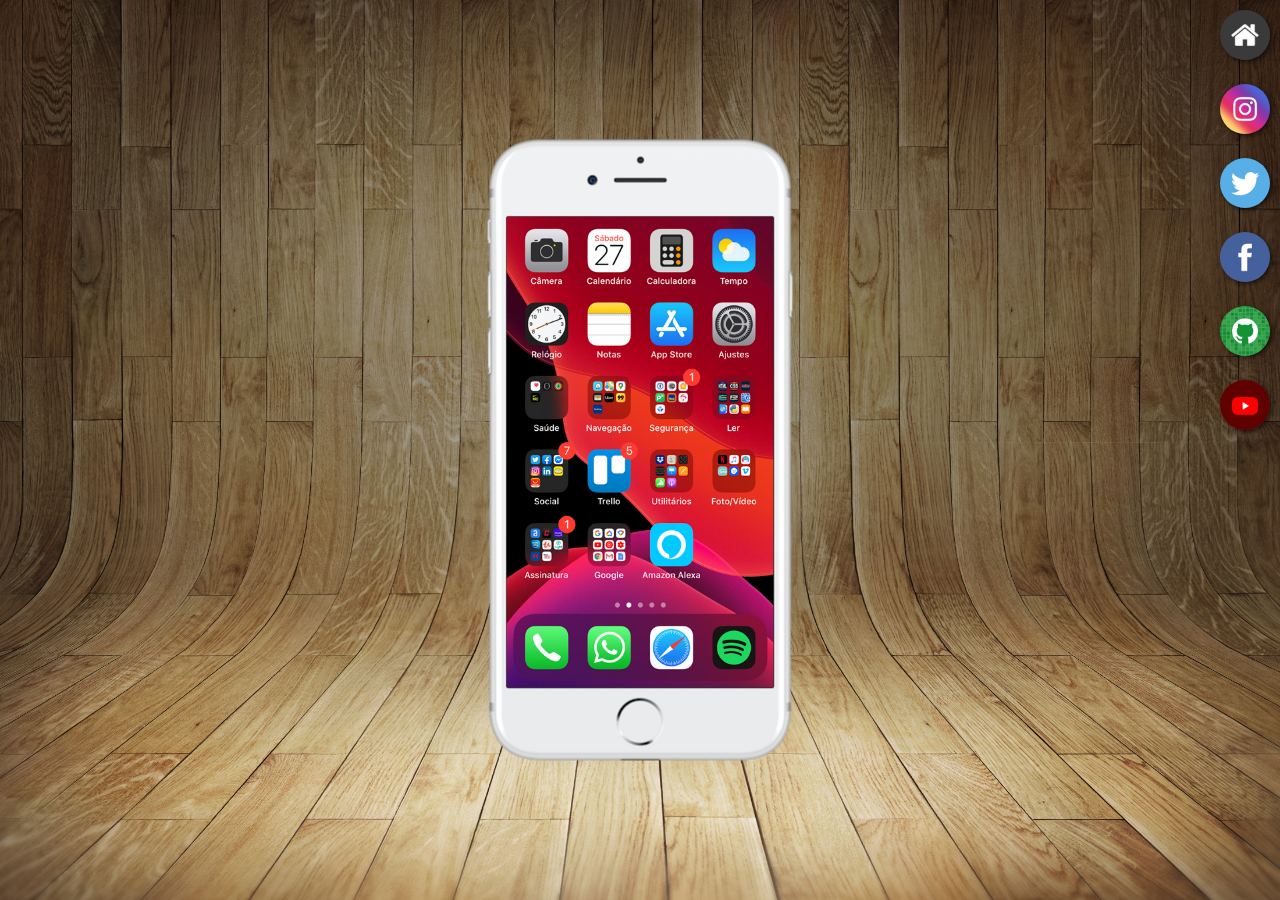
<file: index.html>
<!DOCTYPE html>
<html lang="pt-br">
<head>
    <meta charset="UTF-8">
    <meta name="viewport" content="width=device-width, initial-scale=1.0">
    <title>Projeto Redes Sociais</title>
    <link rel="shortcut icon" href="Aha-Soft-3d-Social-Social-network.32.png" type="image/png">
    <link rel="stylesheet" href="estilo/style.css">
</head>
<body>
    <main>
        <section id="telefone">
            <iframe src="home.html" name="tela" id="tela" frameborder="0">
                Seu navegador não é compatível com isto.
            </iframe>
        </section>

        <section id="redes-sociais">
            <a href="home.html" target="tela"><img src="imagens/logo-home.jpg" alt="Home"></a> <br>
            <a href="instagram.html" target="tela"><img src="imagens/logo-instagram.jpg" alt="Instagram"></a> <br>
            <a href="twitter.html" target="tela"><img src="imagens/logo-twitter.jpg" alt="Twitter"></a> <br>
            <a href="facebook.html" target="tela"><img src="imagens/logo-facebook.jpg" alt=""></a> <br>
            <a href="github.html" target="tela"><img src="imagens/logo-github.jpg" alt=""></a> <br>
            <a href="youtube.html" target="tela"><img src="imagens/logo-youtube.jpg" alt=""></a>
        </section>
    </main>
</body>
</html>
</file>
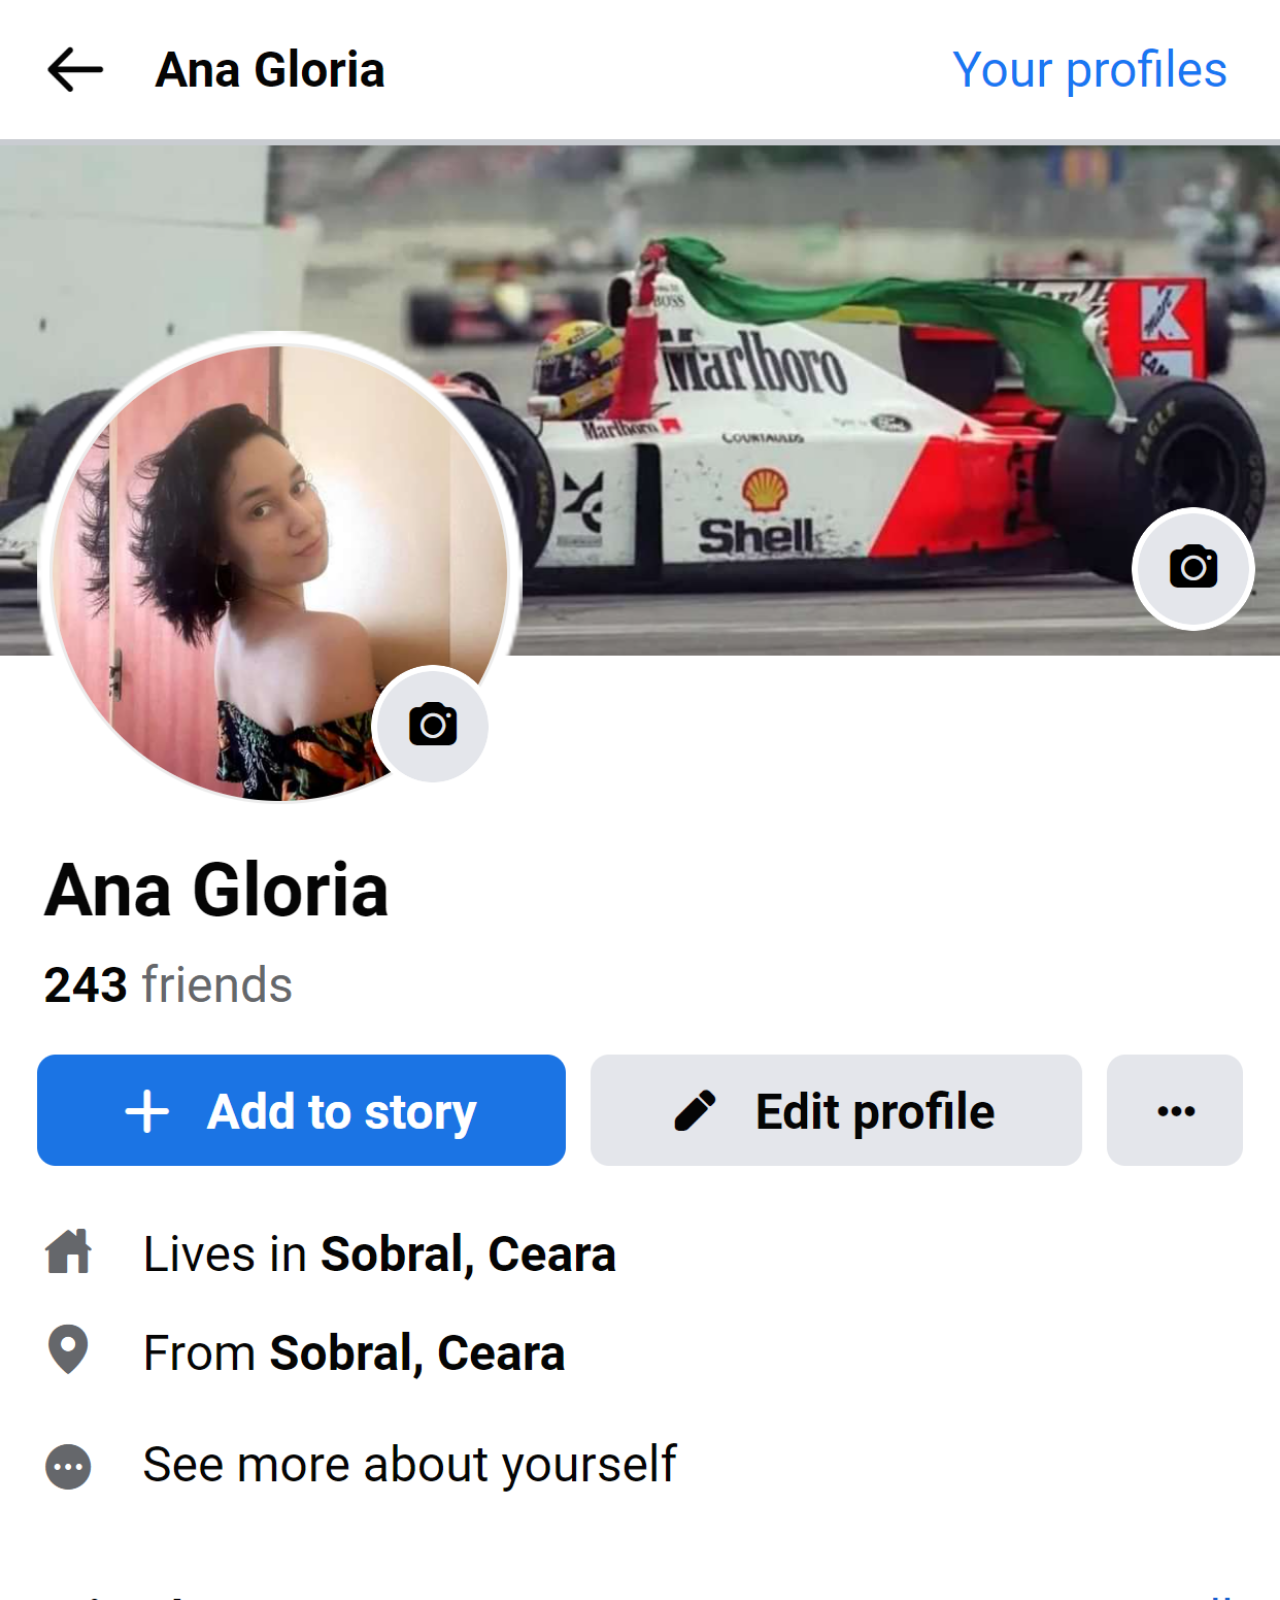
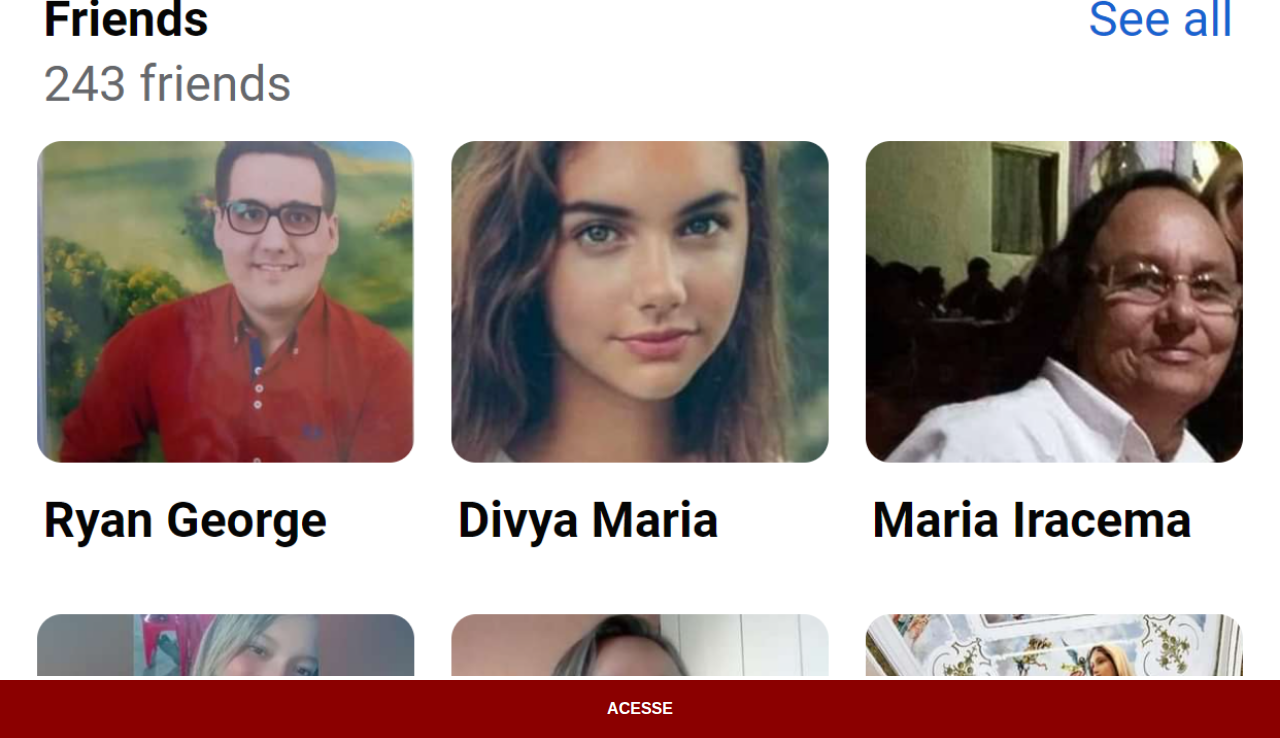
<file: facebook.html>
<!DOCTYPE html>
<html lang="pt-br">
<head>
    <meta charset="UTF-8">
    <meta name="viewport" content="width=device-width, initial-scale=1.0">
    <title>Facebook</title>
    <link rel="stylesheet" href="estilo/social.css">
</head>
<body>
    <img src="imagens/tela-facebook.png" alt="Facebook">
    <a href="https://www.facebook.com/ana.gloria22/" target="_blank">ACESSE</a>
</body>
</html>
</file>
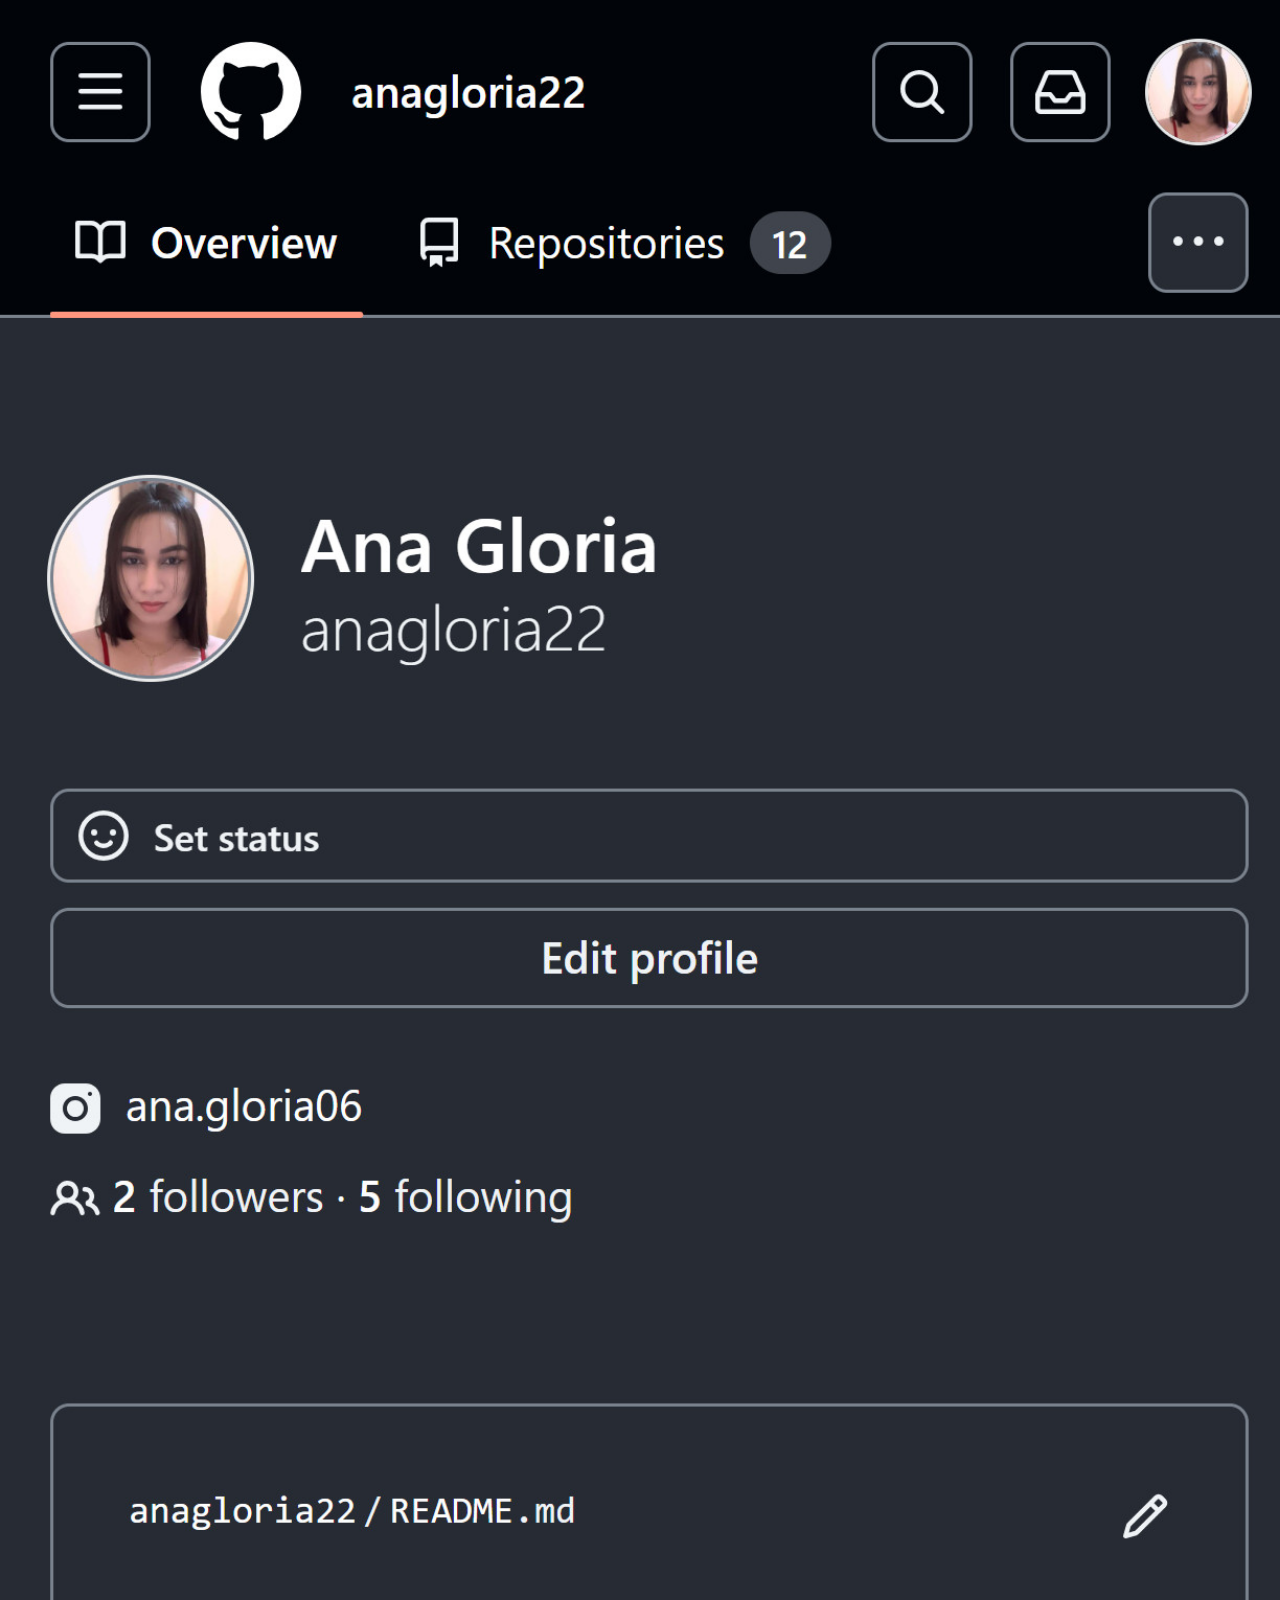
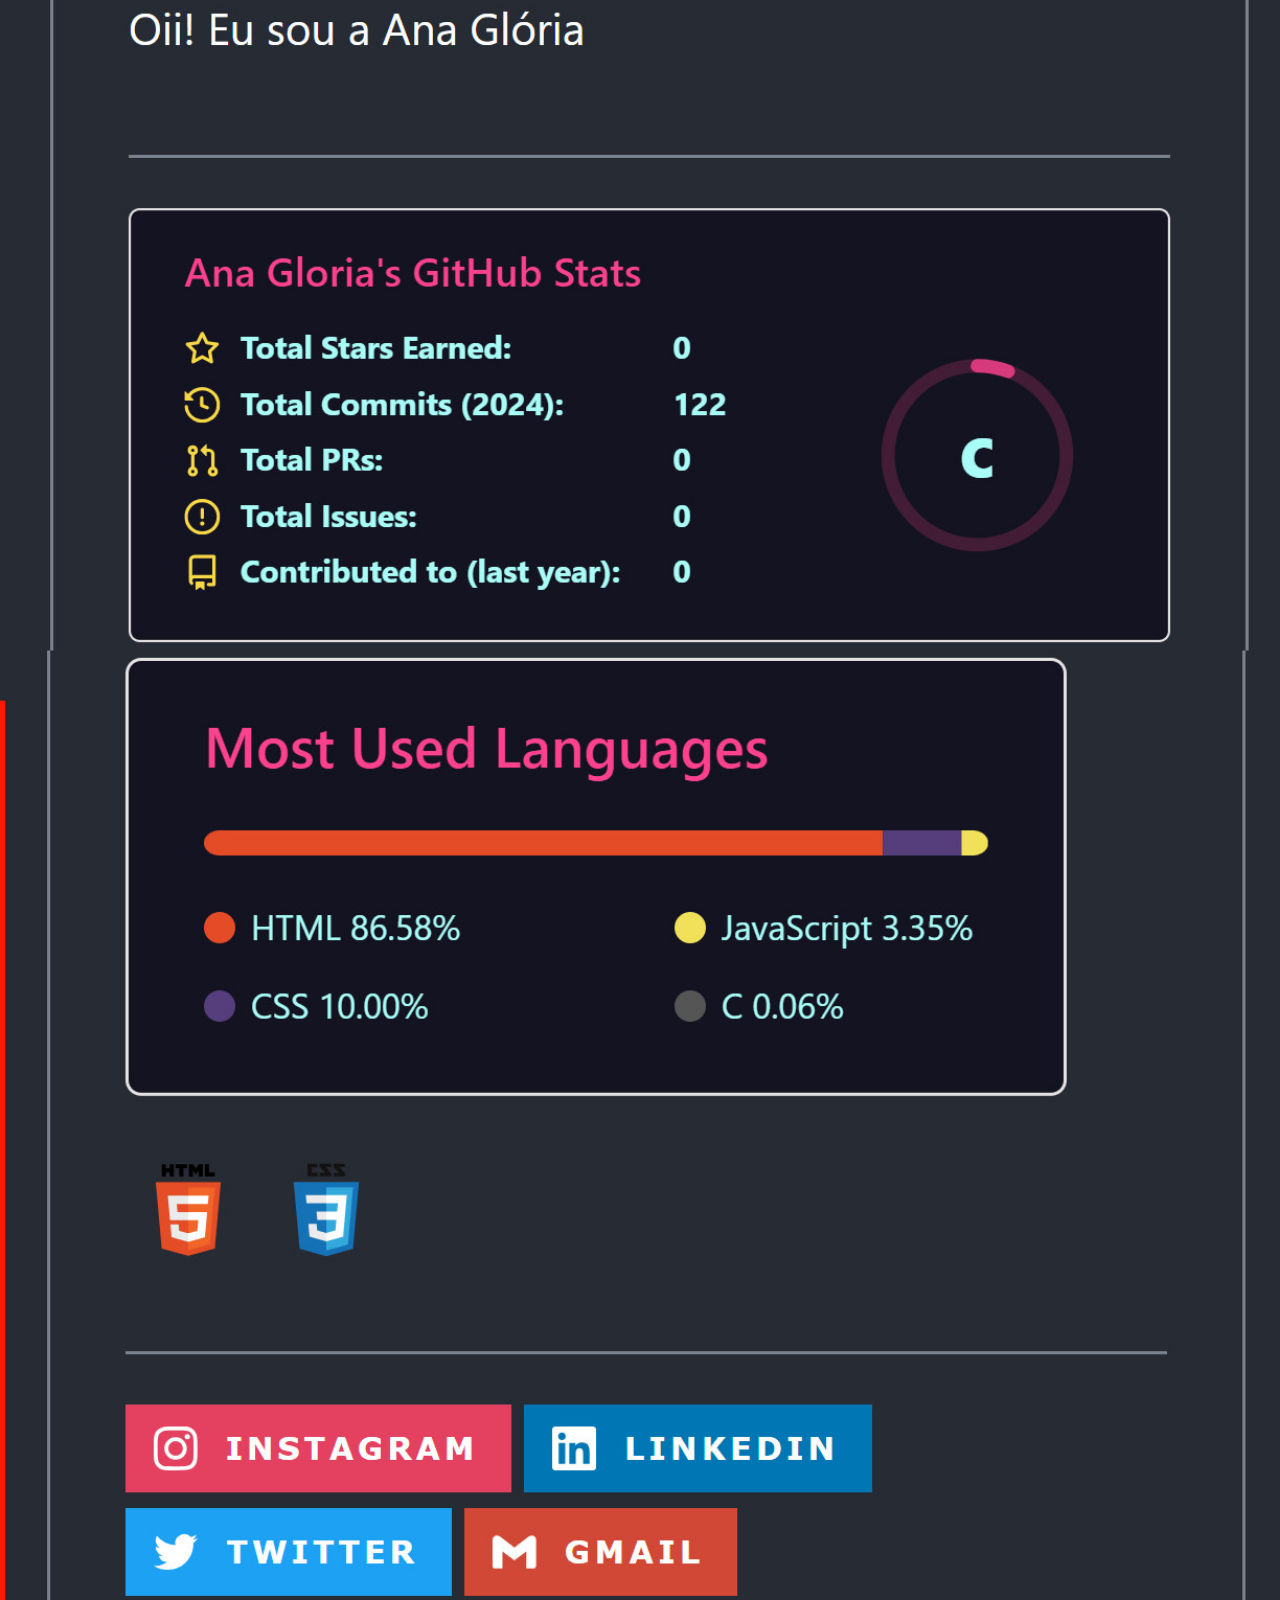
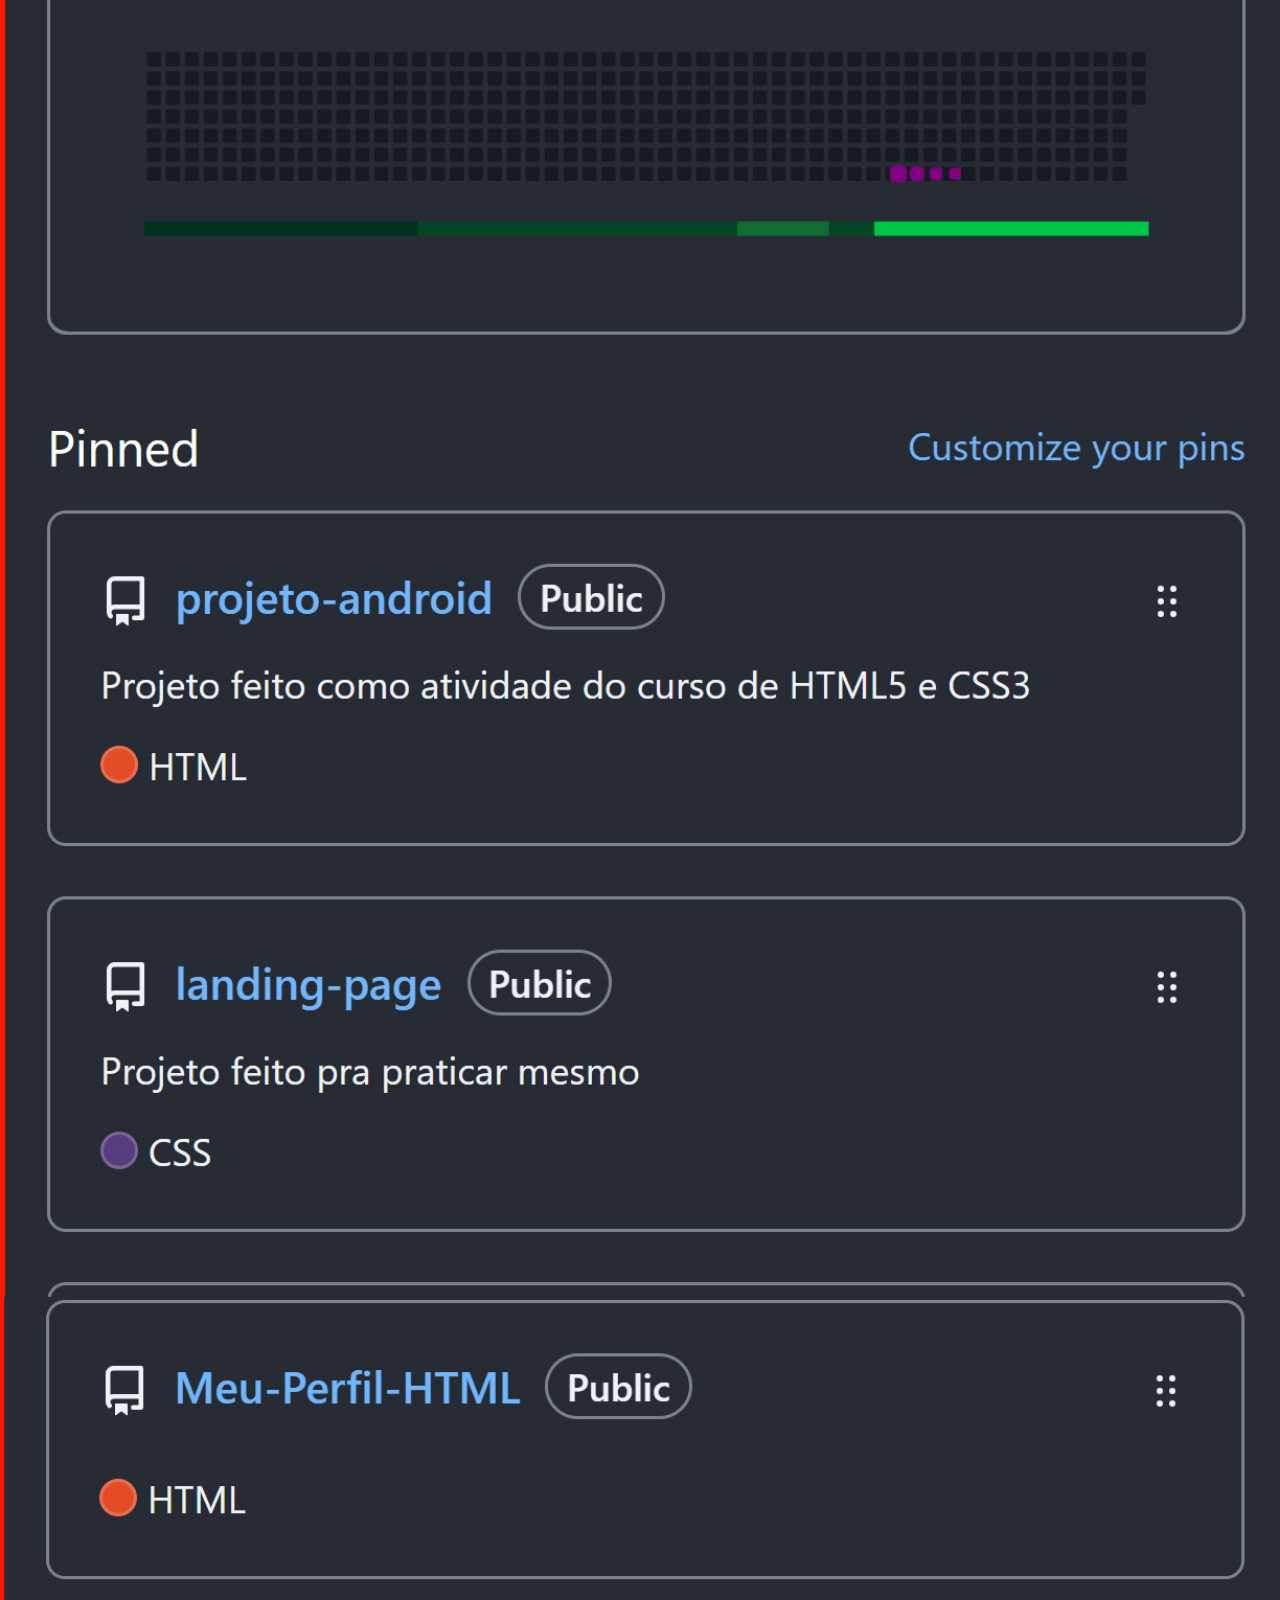
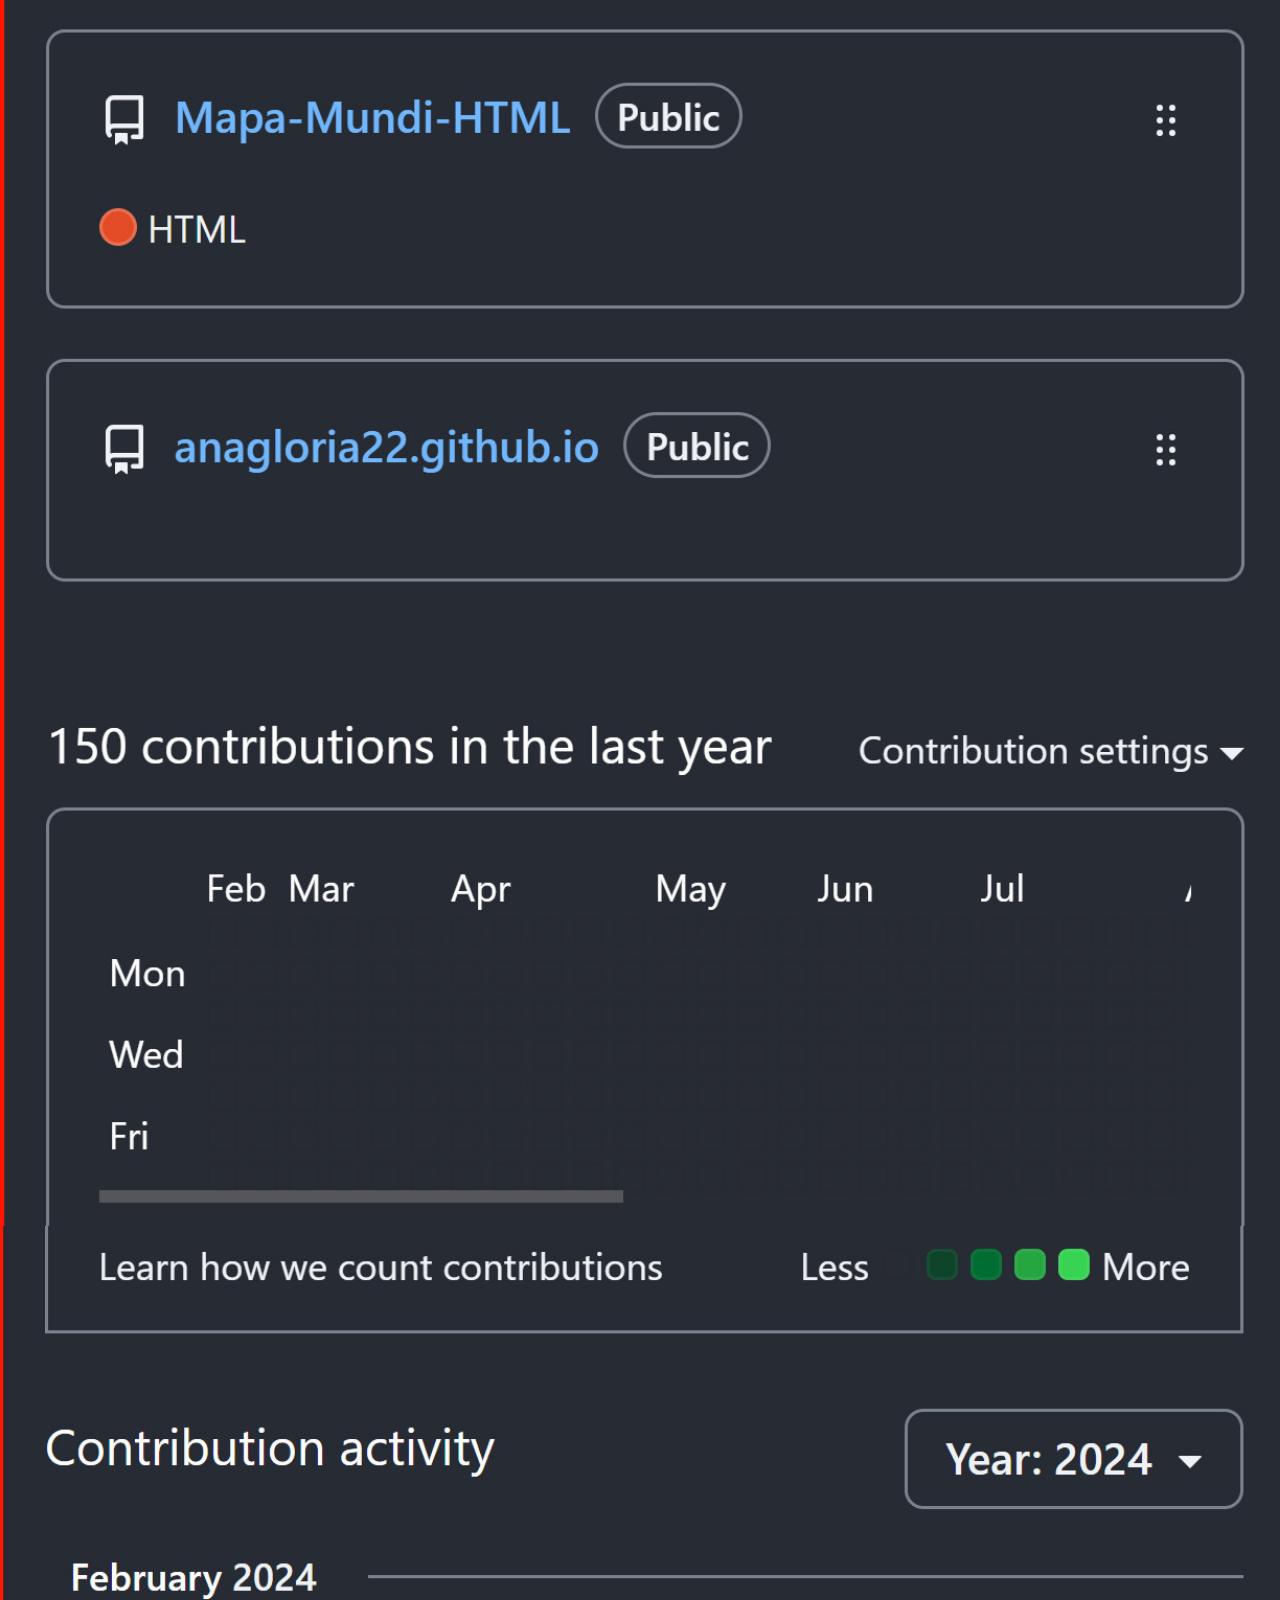
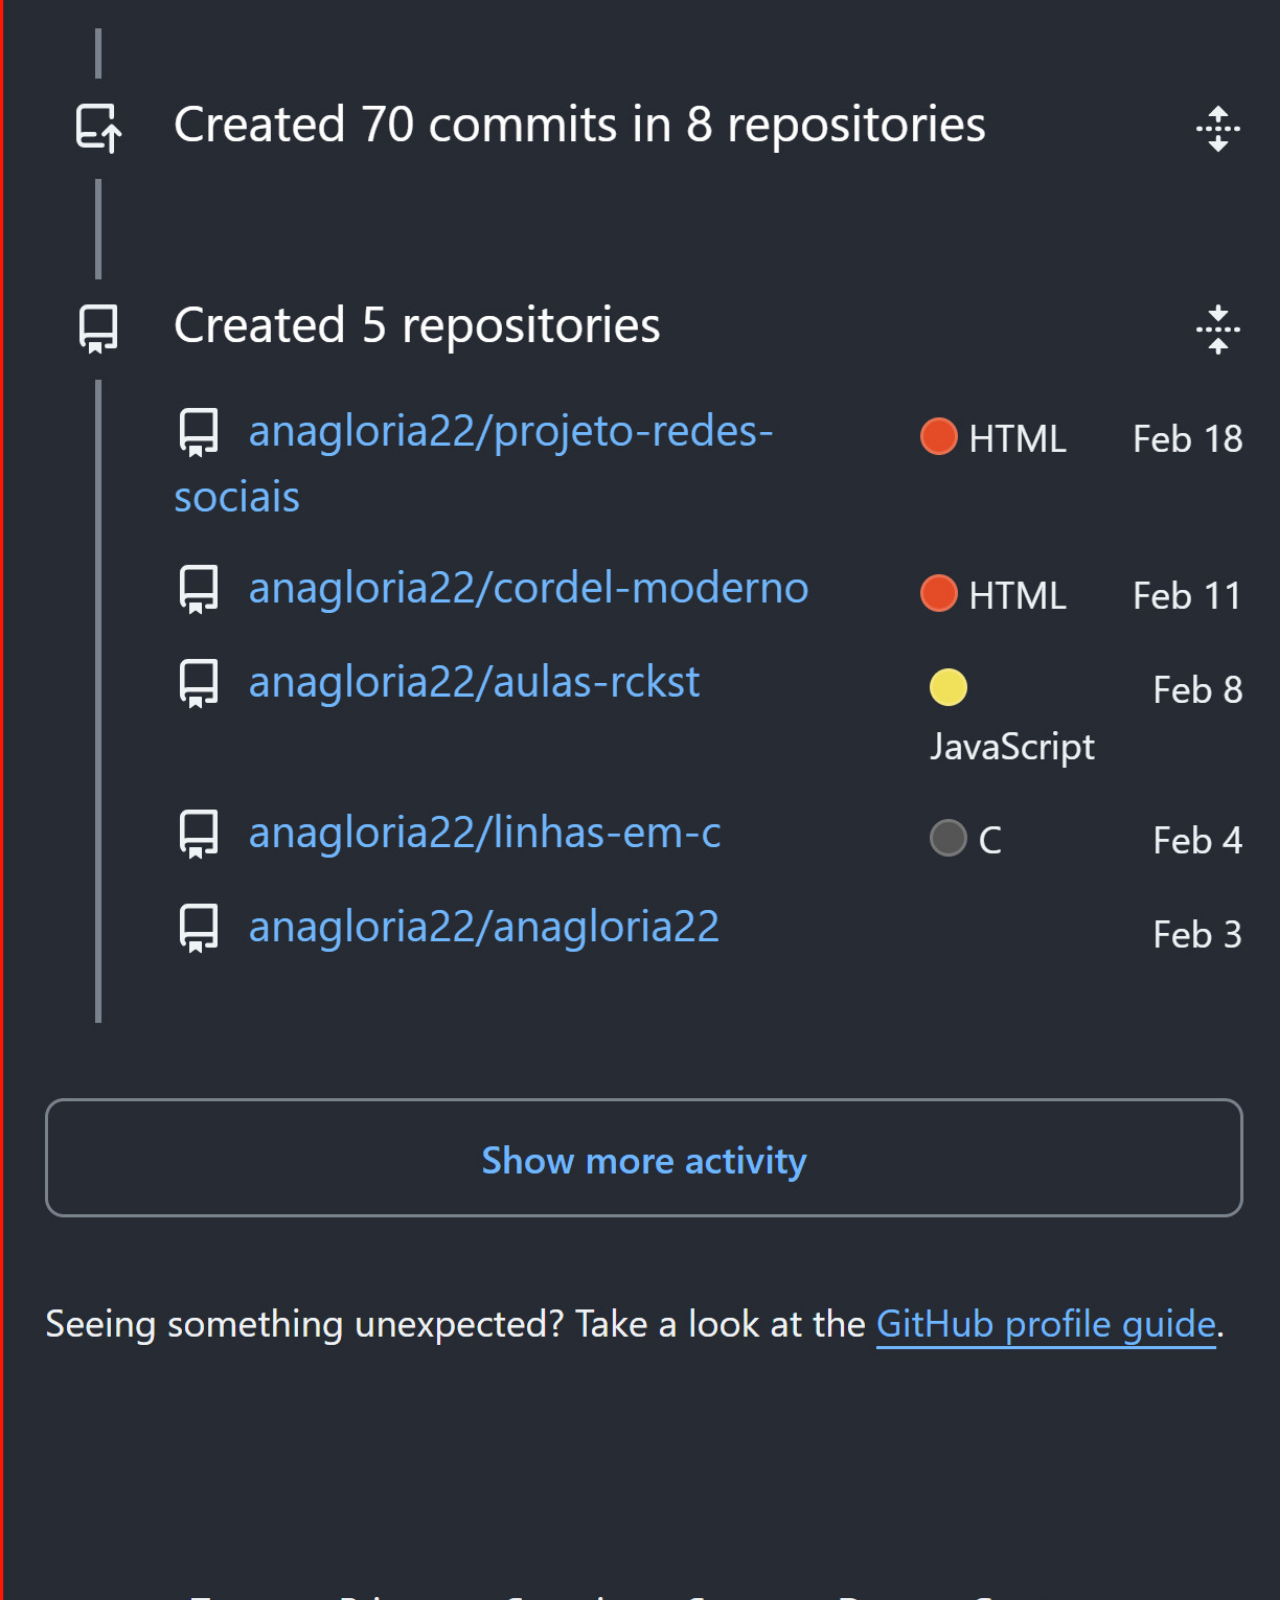
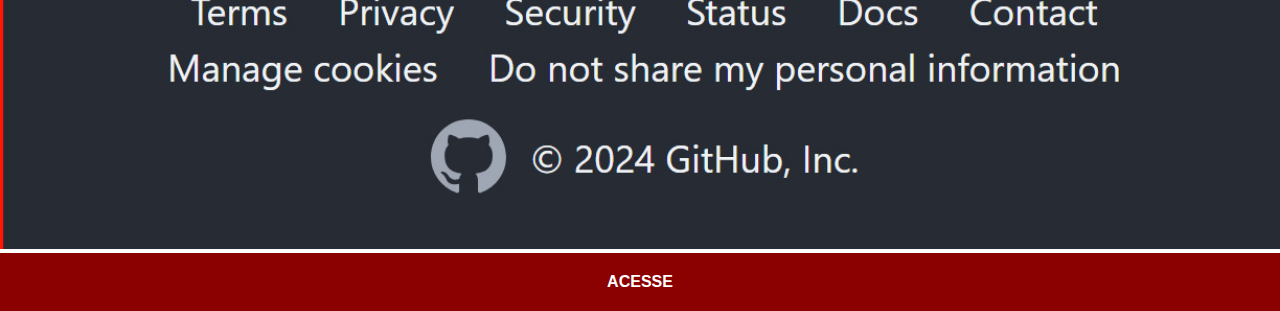
<file: github.html>
<!DOCTYPE html>
<html lang="pt-br">
<head>
    <meta charset="UTF-8">
    <meta name="viewport" content="width=device-width, initial-scale=1.0">
    <title>GitHub</title>
    <link rel="stylesheet" href="estilo/social.css">
</head>
<body>
    <img src="imagens/tela-github.jpg" alt="GitHub">
    <a href="https://github.com/anagloria22" target="_blank">ACESSE</a>
</body>
</html>
</file>
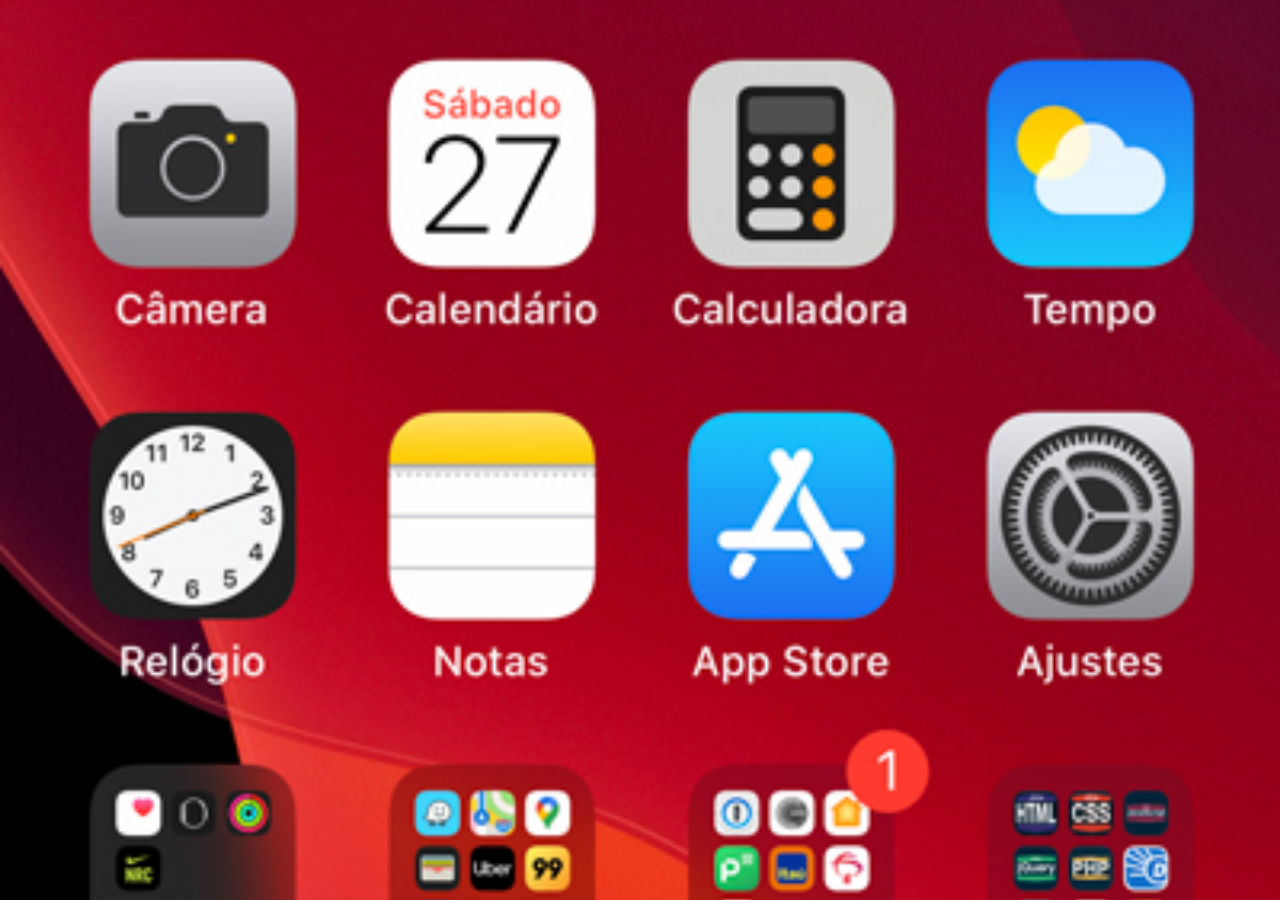
<file: home.html>
<!DOCTYPE html>
<html lang="pt-br">
<head>
    <meta charset="UTF-8">
    <meta name="viewport" content="width=device-width, initial-scale=1.0">
    <title>Home</title>
</head>
<style>
    * {
        margin: 0px;
        padding: 0px;
    }

    body {
        width: 100vw;
        height: 100vh;
        background: black url('imagens/tela-home.jpg') no-repeat top center;
        background-size: cover;
    }
</style>
<body>
    
</body>
</html>
</file>
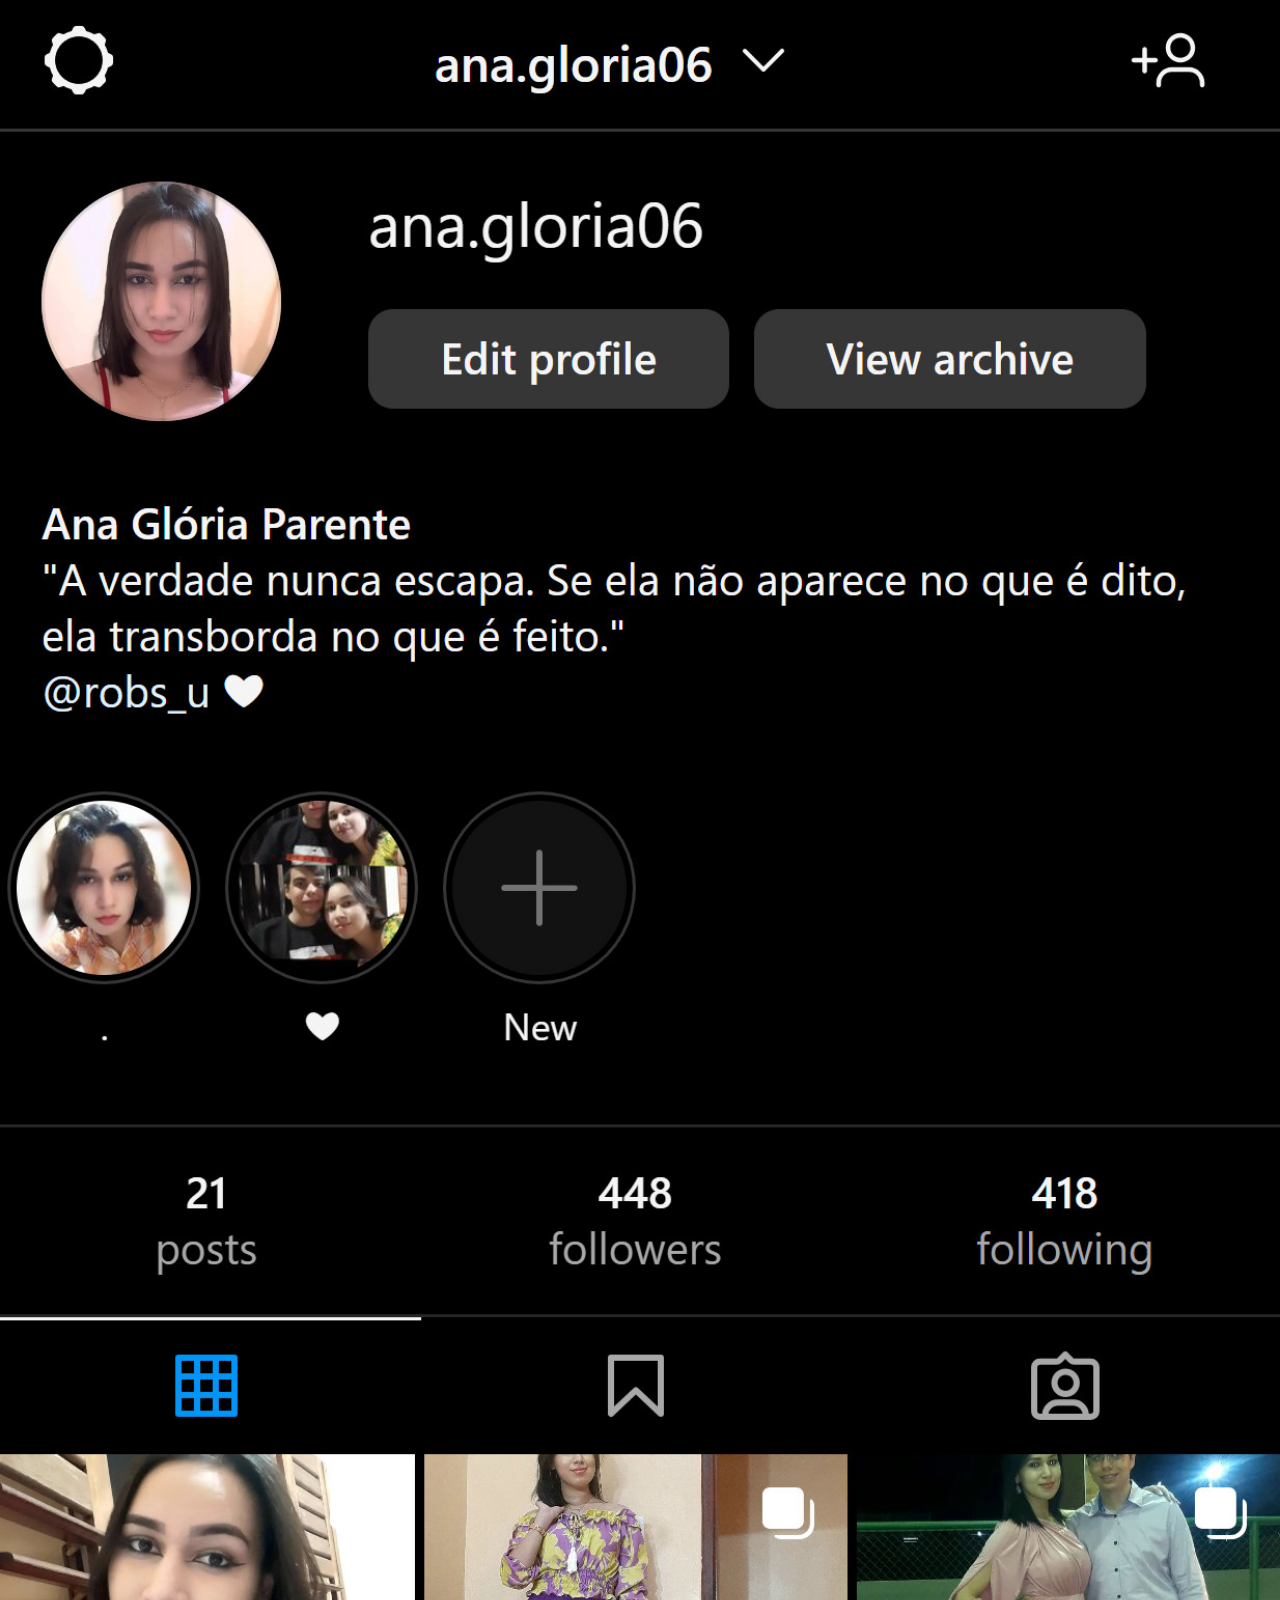
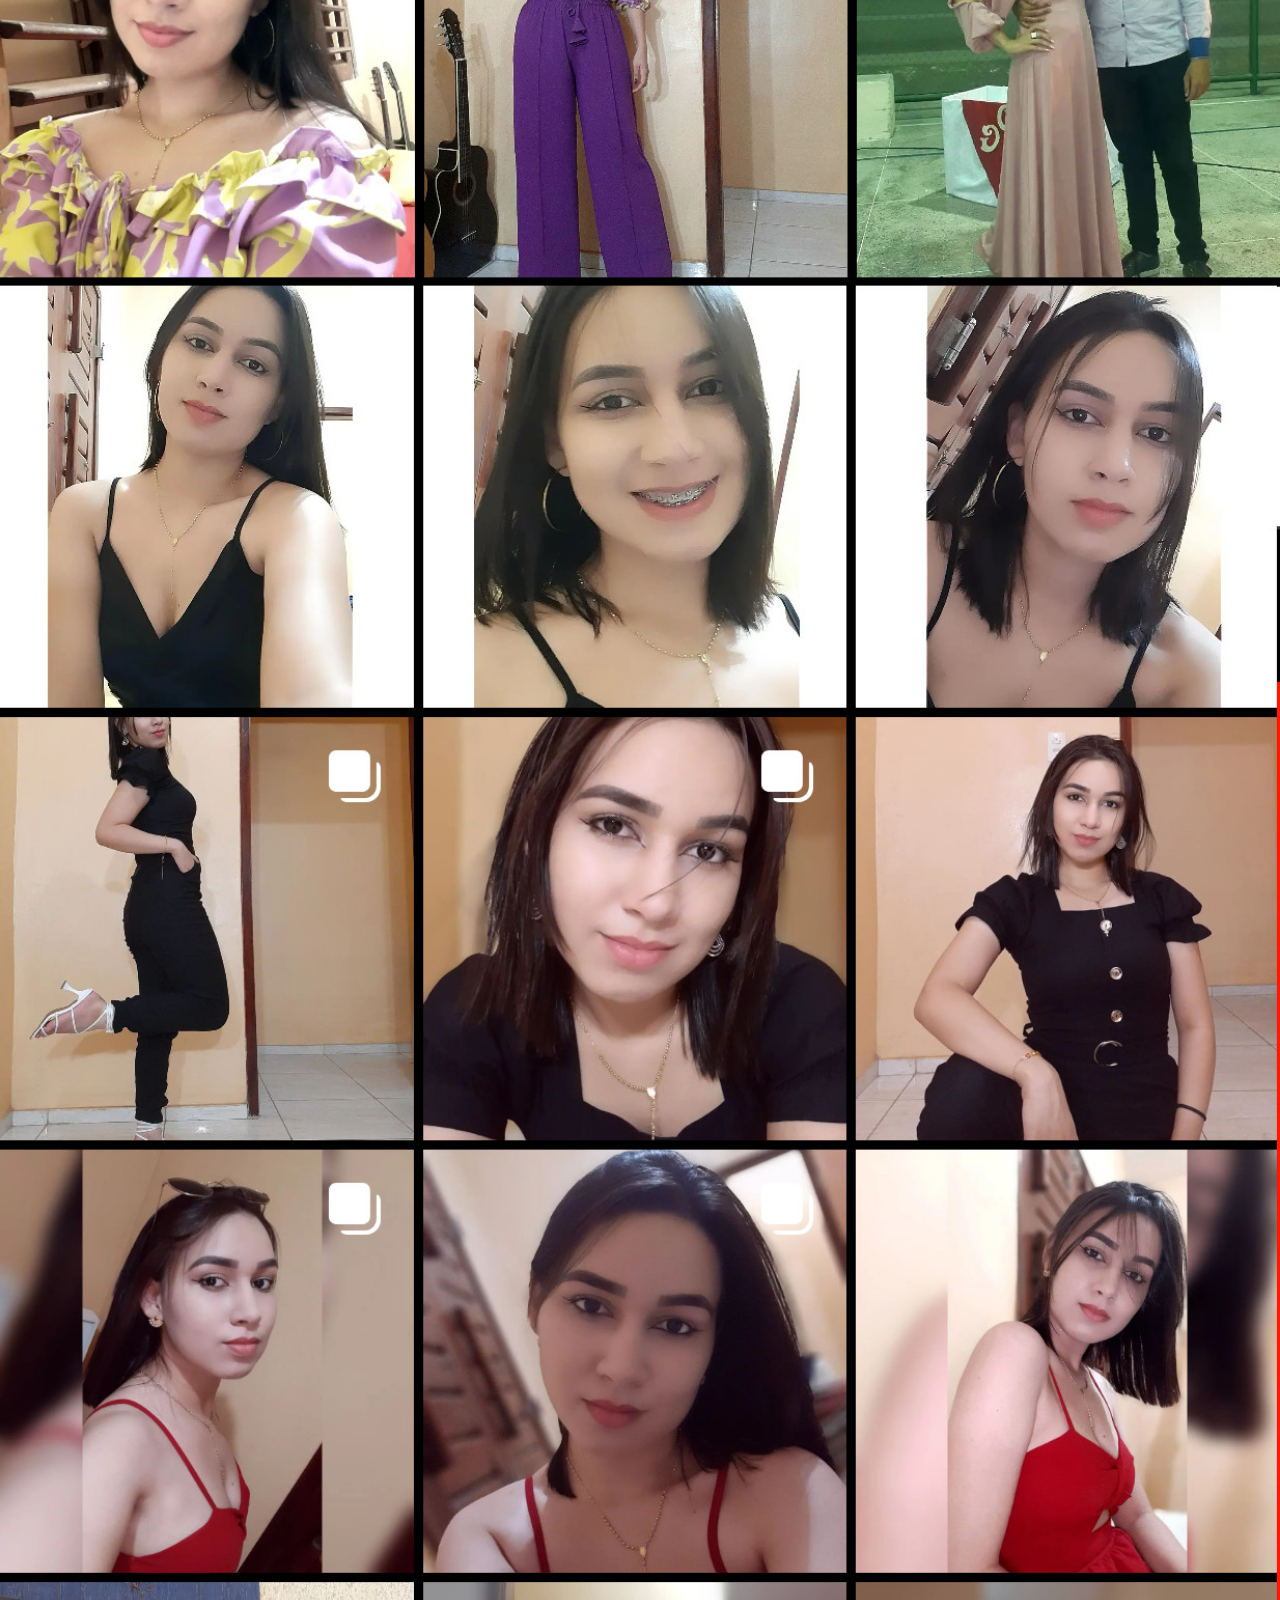
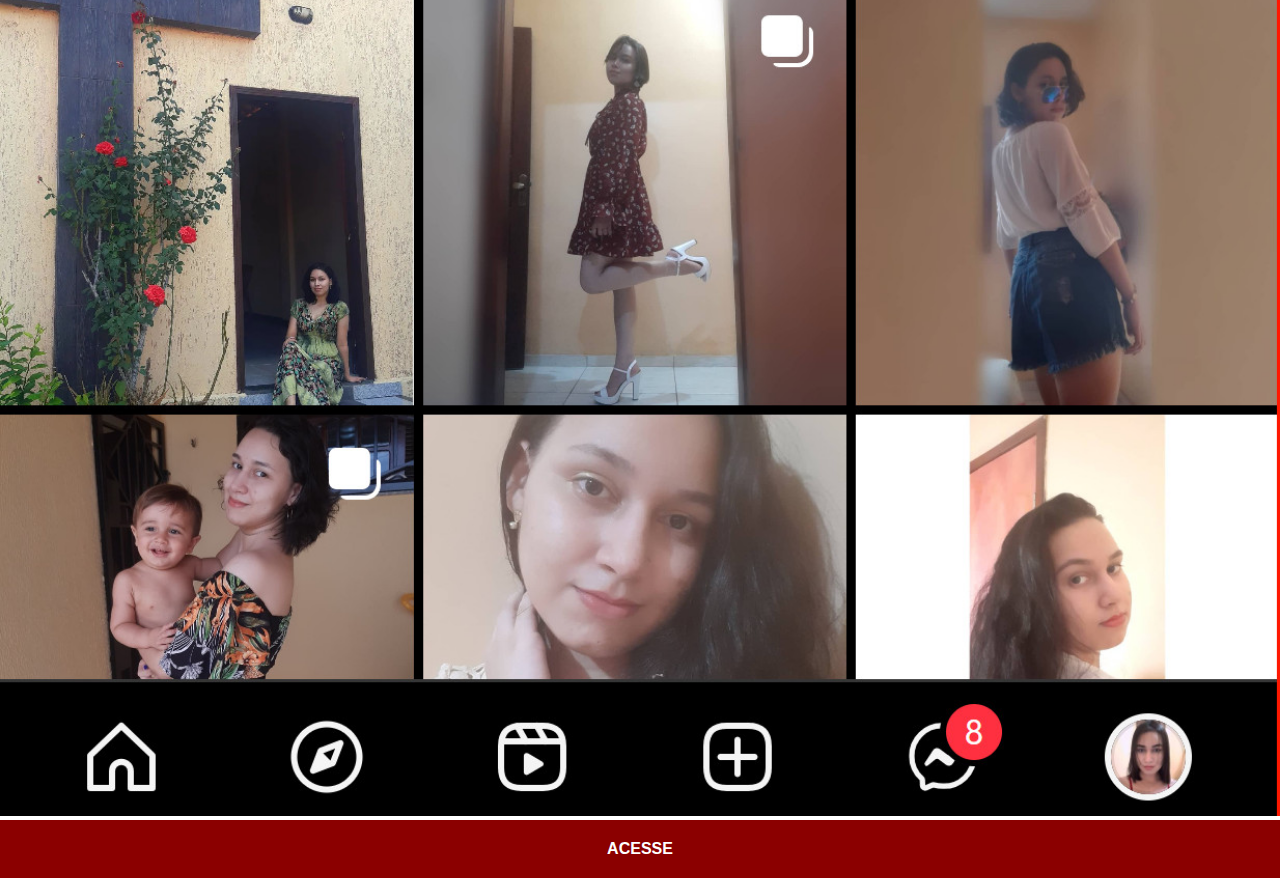
<file: instagram.html>
<!DOCTYPE html>
<html lang="pr-br">
<head>
    <meta charset="UTF-8">
    <meta name="viewport" content="width=device-width, initial-scale=1.0">
    <title>Instagram</title>
    <link rel="stylesheet" href="estilo/social.css">
</head>
<body>
    <img src="imagens/tela-instagram.jpg" alt="Instagram">
    <a href="https://www.instagram.com/ana.gloria06/" target="_blank">ACESSE</a>
</body>
</html>
</file>
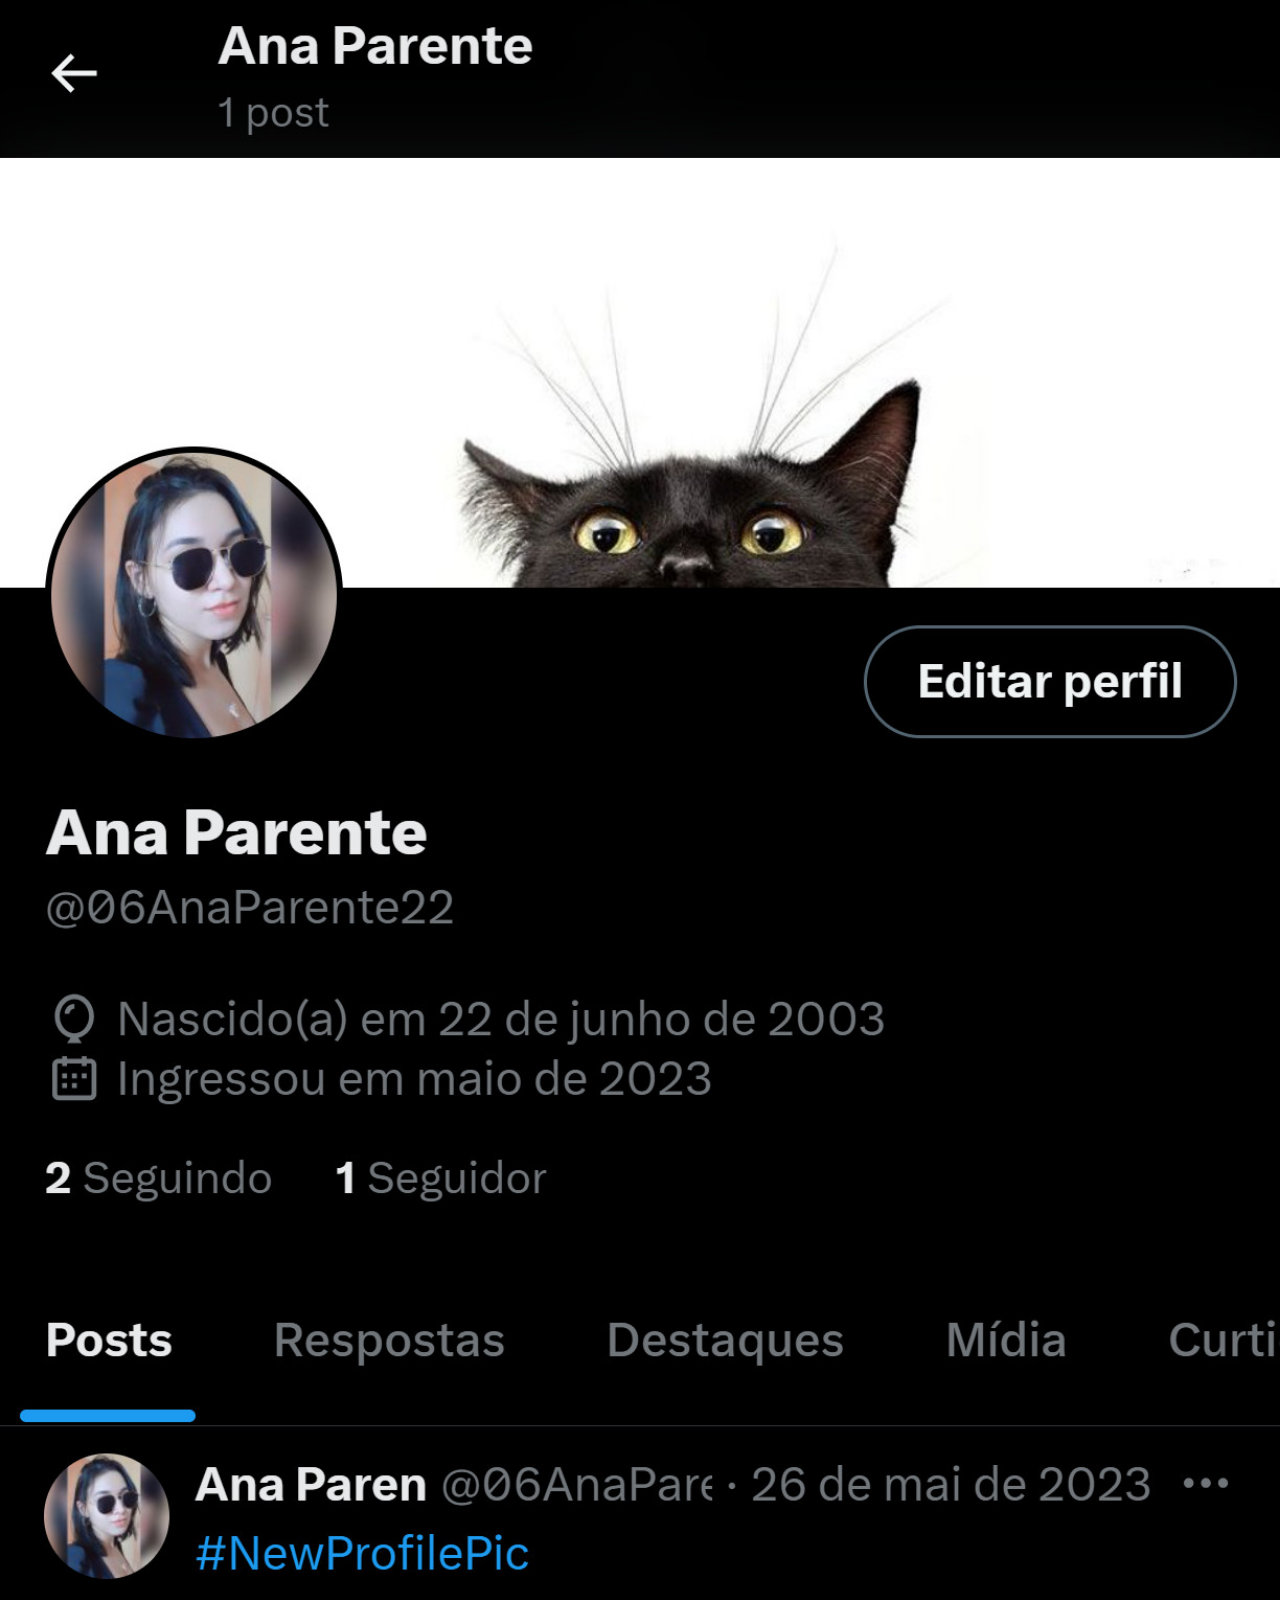
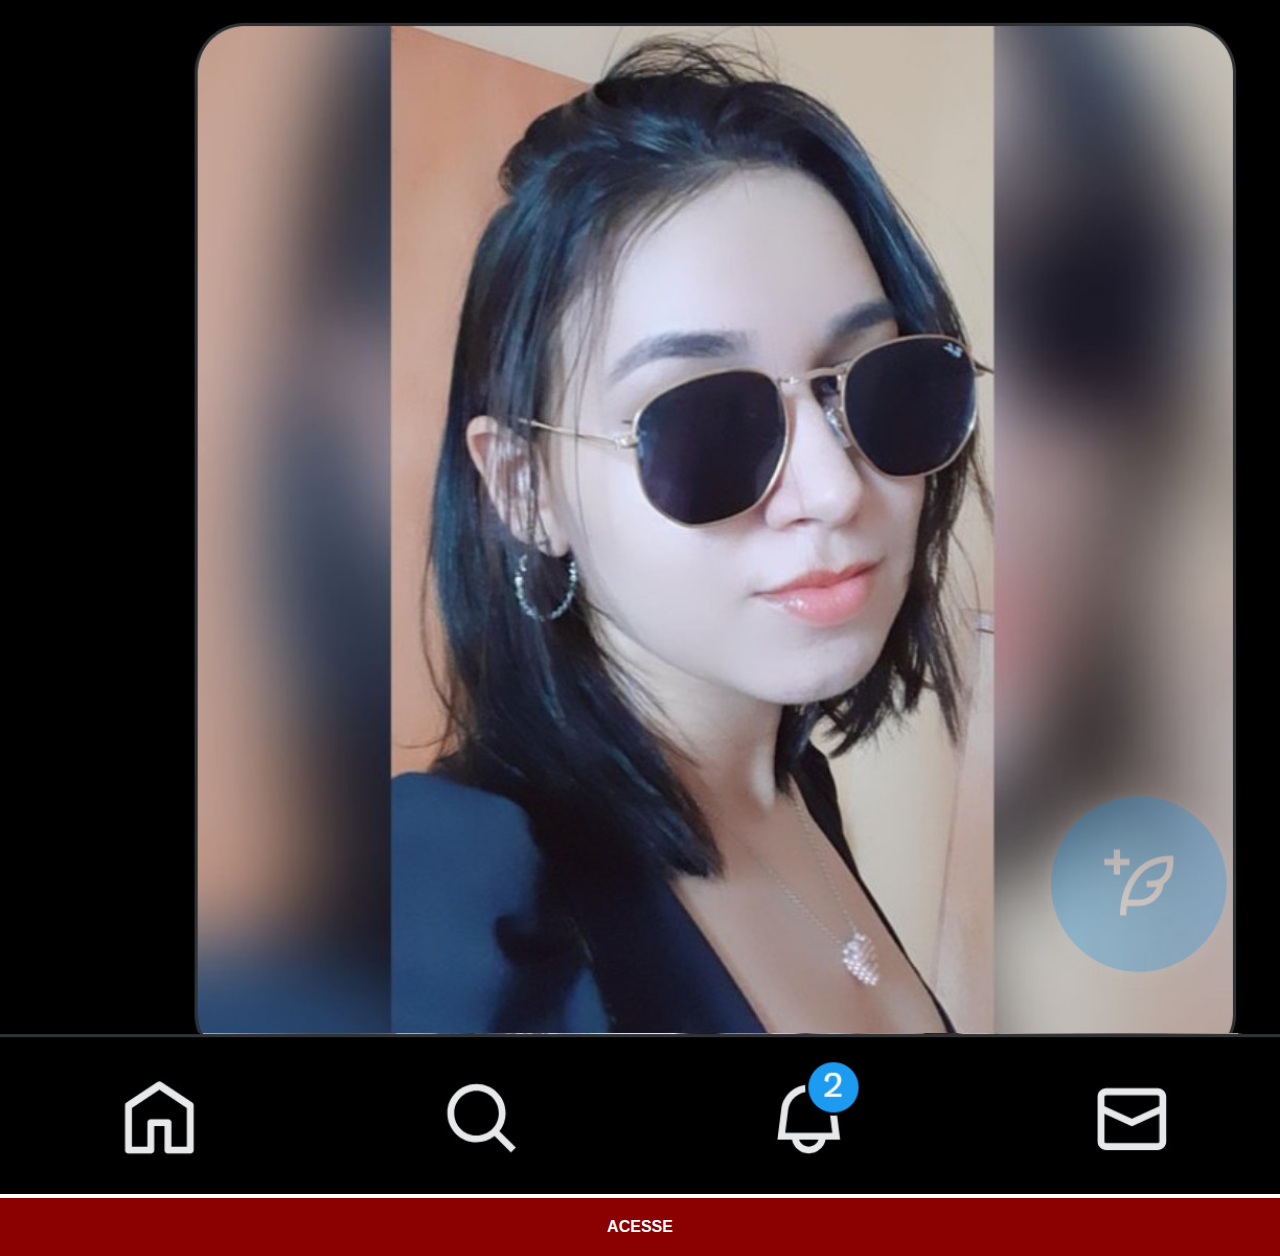
<file: twitter.html>
<!DOCTYPE html>
<html lang="pt-br">
<head>
    <meta charset="UTF-8">
    <meta name="viewport" content="width=device-width, initial-scale=1.0">
    <title>Twitter</title>
    <link rel="stylesheet" href="estilo/social.css">
</head>
<body>
    <img src="imagens/tela-twitter.jpg" alt="Twitter">
    <a href="https://twitter.com/06AnaParente22" target="_blank">ACESSE</a>
</body>
</html>
</file>
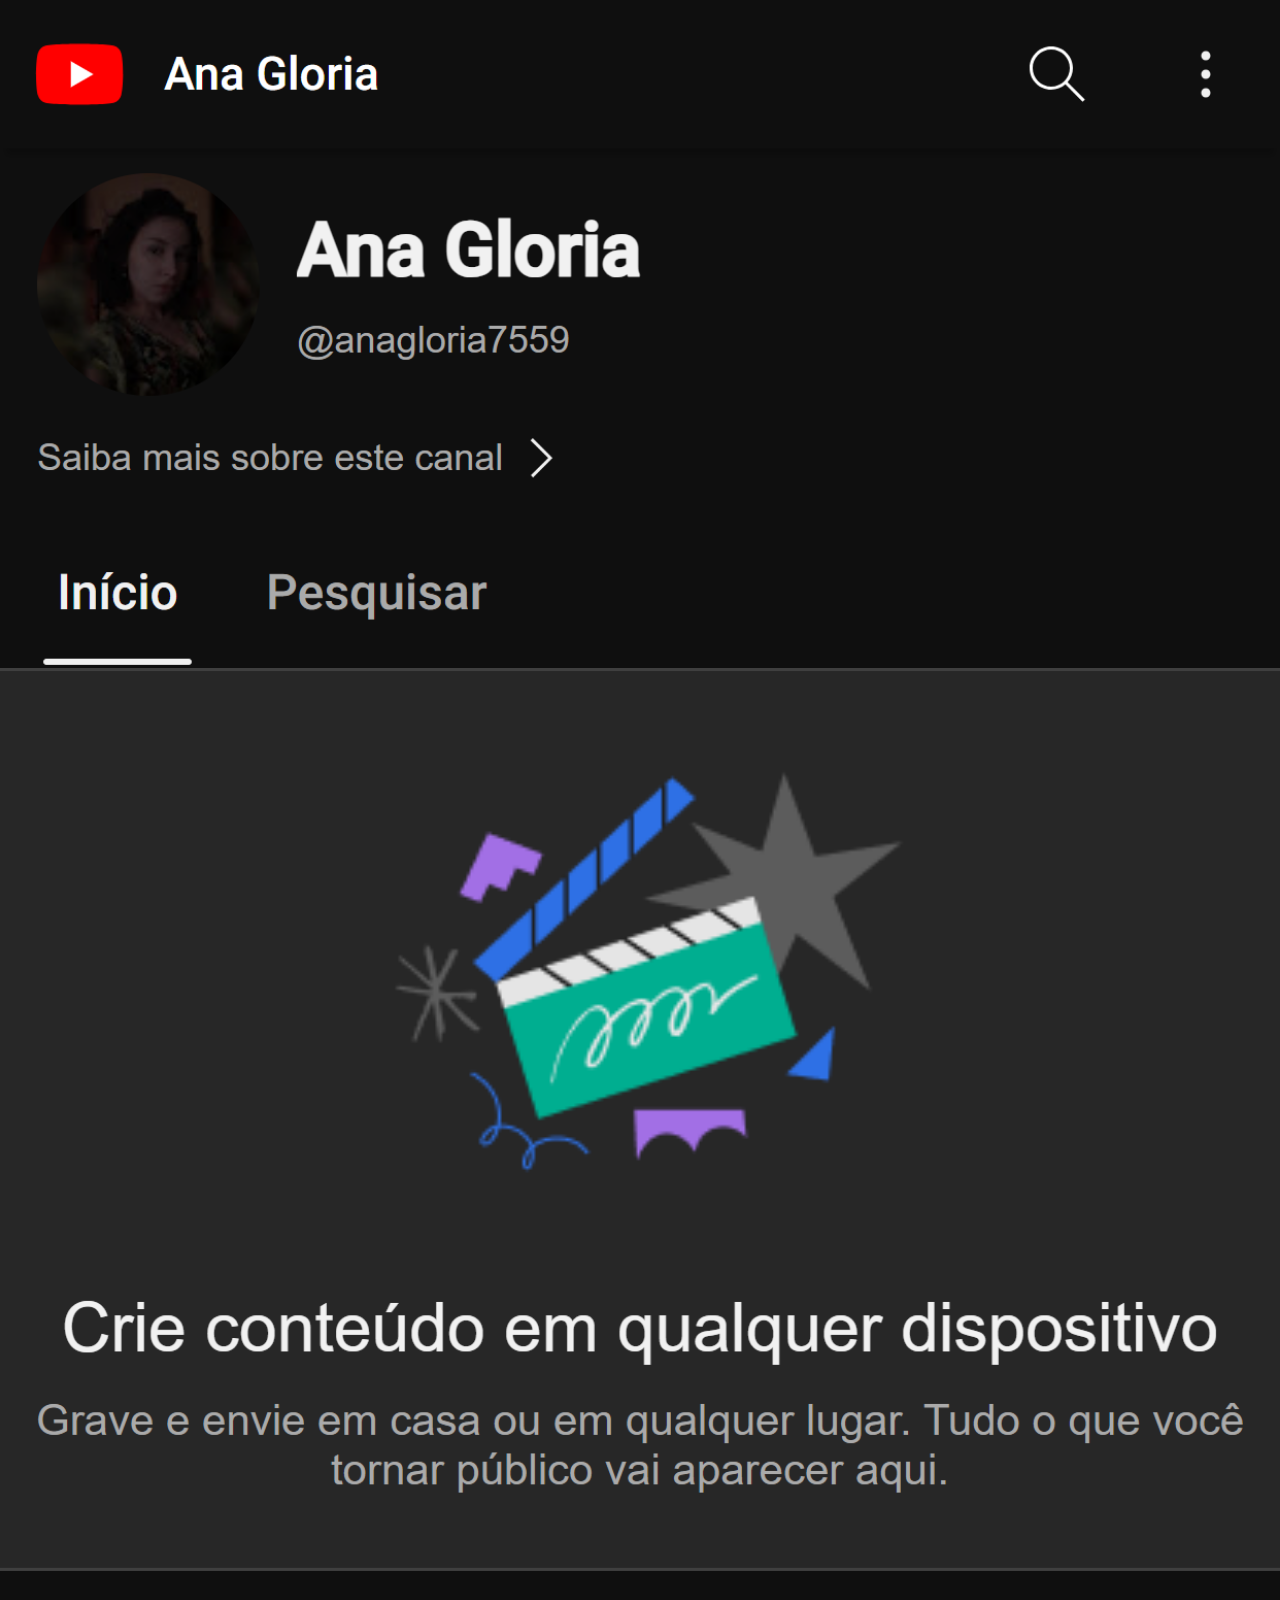
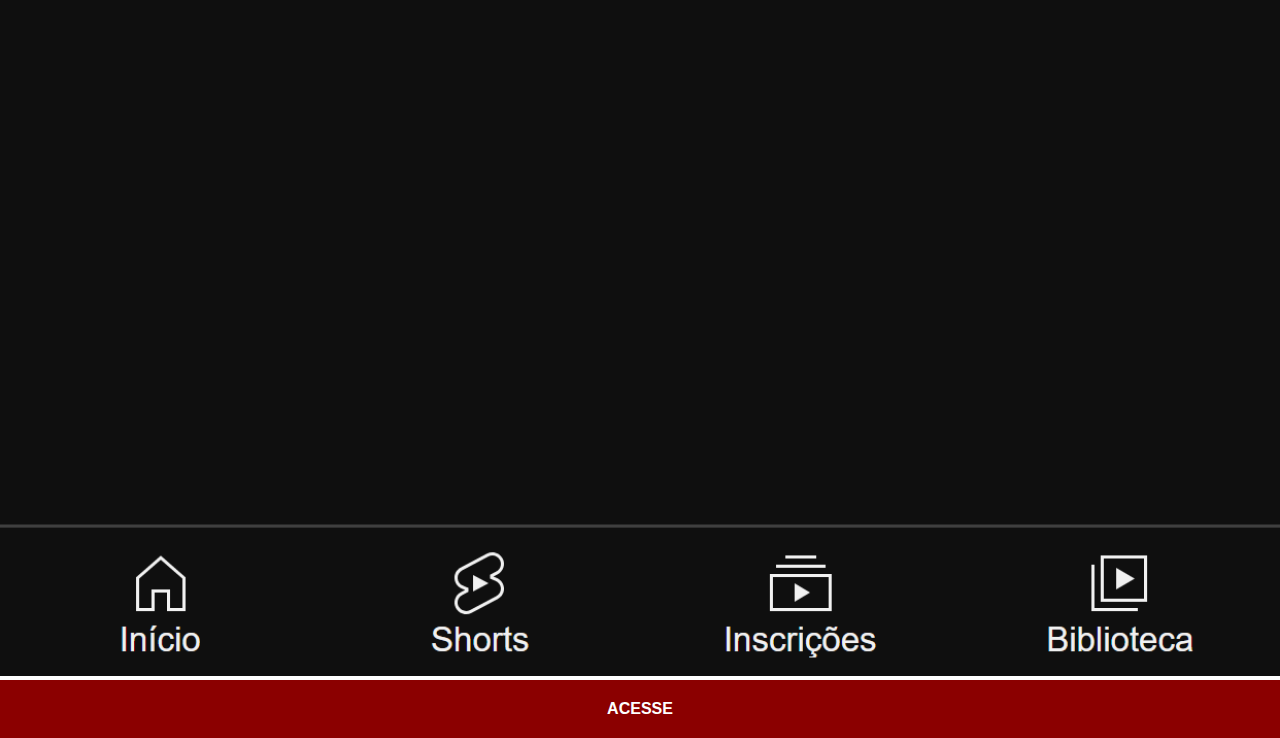
<file: youtube.html>
<!DOCTYPE html>
<html lang="pt-br">
<head>
    <meta charset="UTF-8">
    <meta name="viewport" content="width=device-width, initial-scale=1.0">
    <title>YouTube</title>
    <link rel="stylesheet" href="estilo/social.css">
</head>
<body>
    <img src="imagens/tela-youtube.png" alt="YouTube">
    <a href="https://www.youtube.com/channel/UC62ligGaVNAFxLsNvYLkwYQ" target="_blank">ACESSE</a>
</body>
</html>
</file>
<file: estilo/style.css>
@charset "UTF-8";

* {
    margin: 0px;
    padding: 0px;
    font-family: Arial, Helvetica, sans-serif;
}

html, body {
    height: 100vh;
    width: 100vw;
    background-color: black;
}

body {
    background: url('../imagens/fundo-madeira.jpg') no-repeat top center;
    background-size: cover;
    background-attachment: fixed;
}

main {
    position: relative;
    height: 100vh;
}

section#telefone {
    position: absolute;
    top: 50%;
    left: 50%;
    transform: translate(-50%, -50%);

    height: 627px;
    width:  311px;   
    background: url('../imagens/frame-iphone.png') no-repeat;
}

iframe#tela {
    position: relative;
    top: 80px;
    left: 22px;
    width: 267px;
    height: 471px;
}

section#redes-sociais {
    text-align: right;
}

section#redes-sociais img {
    width: 50px;
    margin: 10px;
    border-radius: 50%;
    box-shadow: 2px 2px 5px rgba(0, 0, 0, 0.616);
    box-sizing: border-box;
}

section#redes-sociais img:hover {
    transform: translate(-3px, -3px);
    box-shadow: 5px 5px 10px rgba(219, 217, 217, 0.5);
    transition: transform 0.5s, box-shadow 1s;
}
</file>
<file: estilo/social.css>
@charset "UTF-8";

* {
    margin: 0px;
    padding: 0px;
    font-family: Arial, Helvetica, sans-serif;
}

::-webkit-scrollbar {
    width: 0px;
    height: 0px;
}

img {
    width: 100vw;
}

a{
    display: block;
    background-color: darkred;
    color: white;
    padding: 20px;
    text-align: center;
    font-weight: bolder;
    text-decoration: none;
}

a:hover {
    background-color: red;
}
</file>
